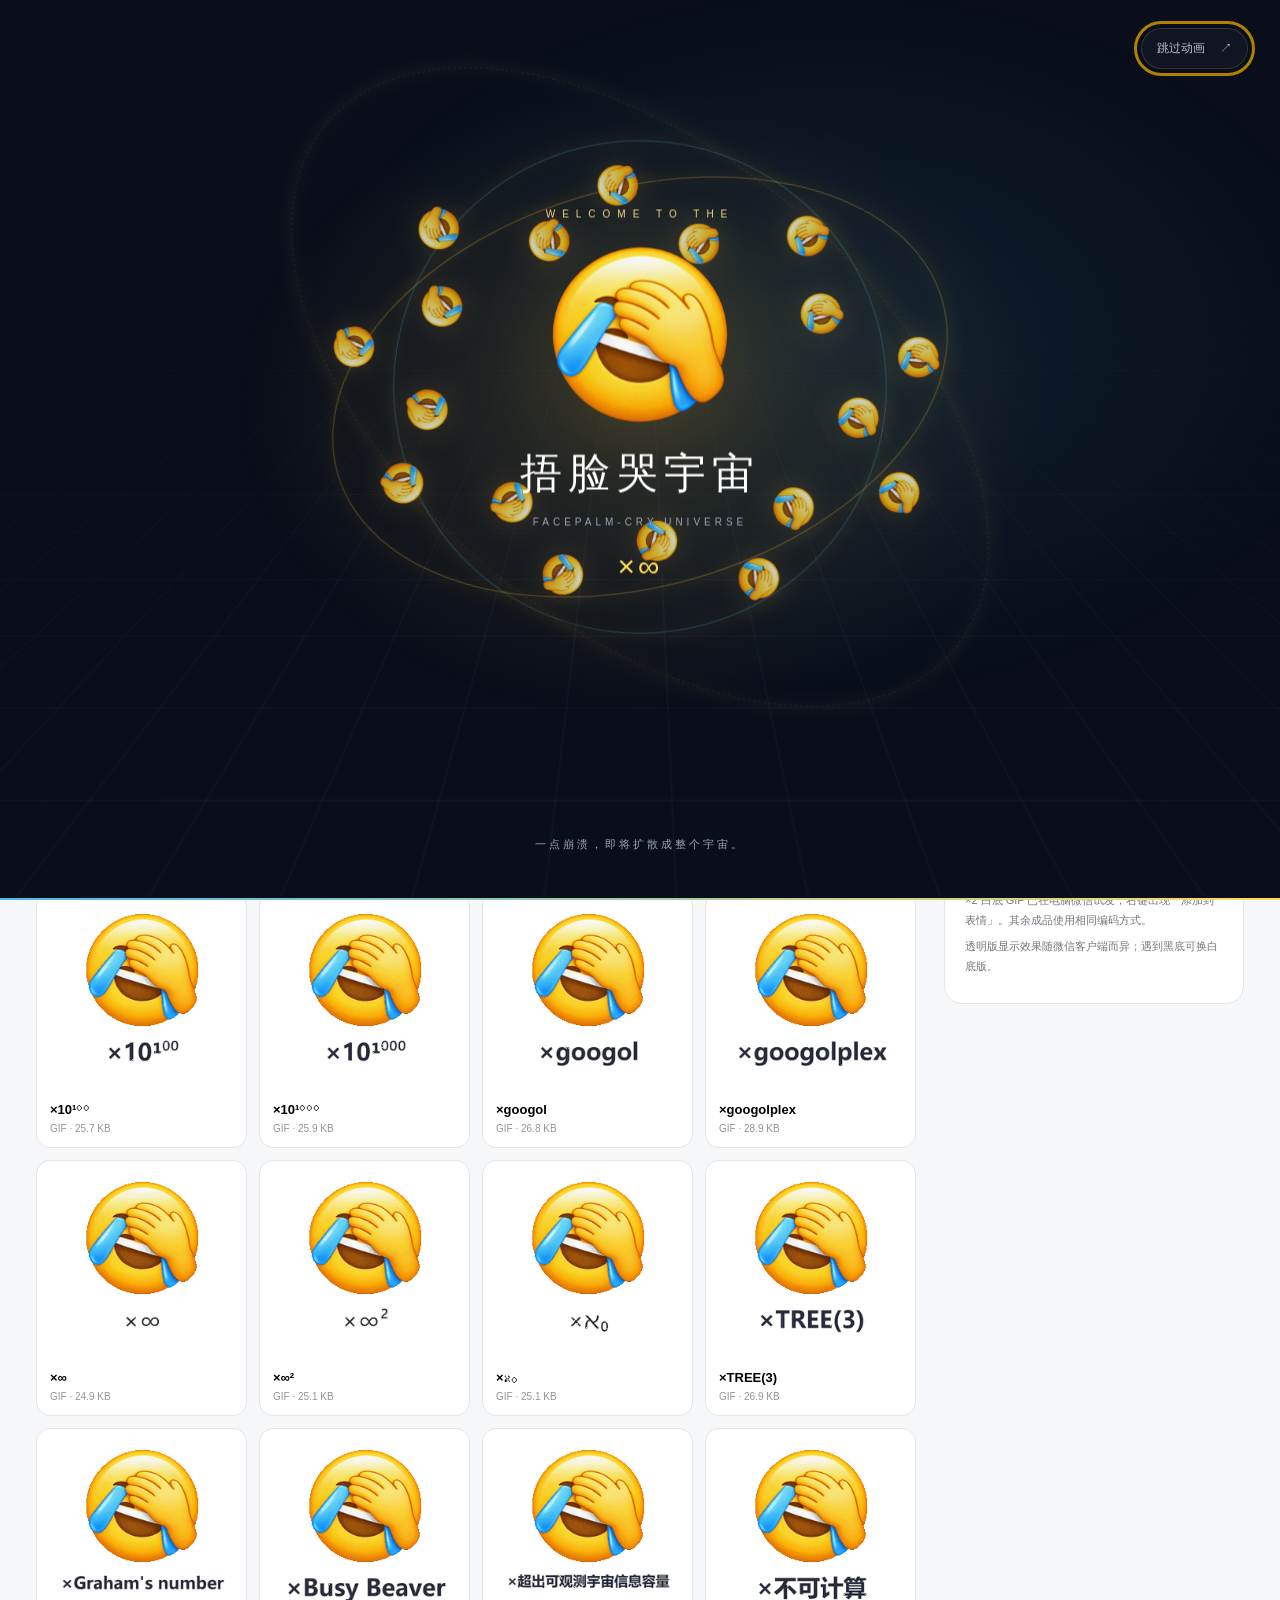
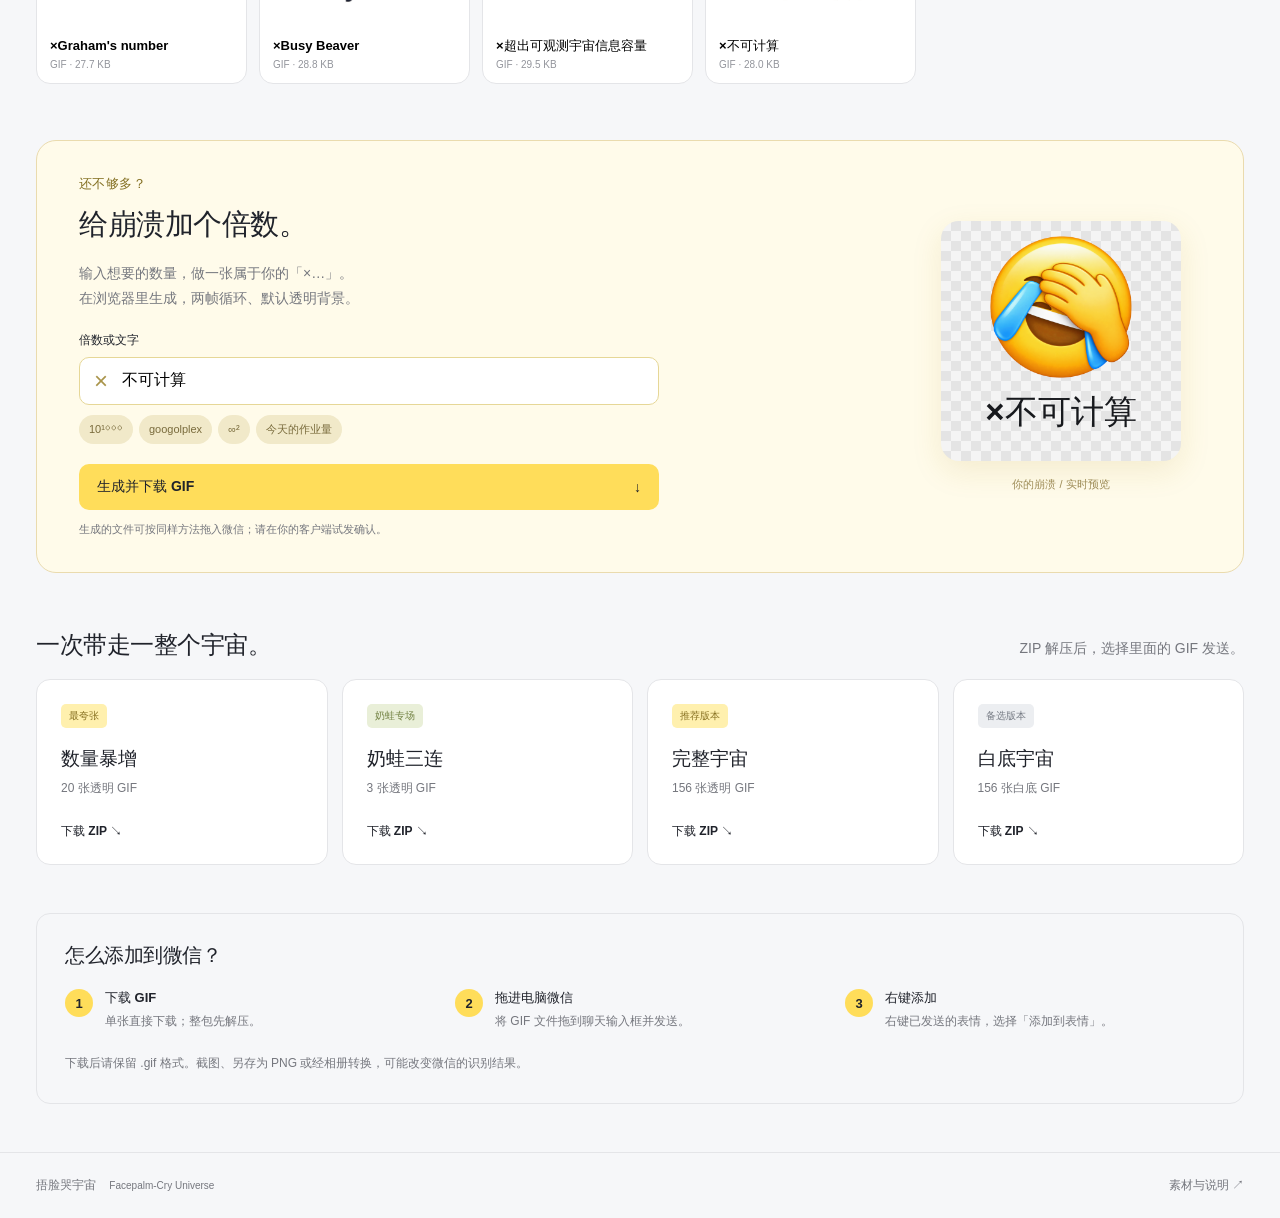
<file: index.html>
<!doctype html>
<html lang="zh-CN">
<head>
  <meta charset="utf-8"><meta name="viewport" content="width=device-width,initial-scale=1">
  <meta name="description" content="捂脸哭宇宙：156 张微信 GIF 表情，奶蛙、数量暴增和动态系列，在线制作你的 ×… 表情。">
  <meta name="theme-color" content="#ffdb55"><title>捂脸哭宇宙 · Facepalm-Cry Universe</title>
  <link rel="icon" href="assets/favicon.png"><link rel="stylesheet" href="style.css"><link rel="stylesheet" href="entrance.css">
</head>
<body>
<dialog id="entrance" class="entrance" aria-label="捂脸哭宇宙入场动画">
  <div class="entry-grid" aria-hidden="true"></div><div class="entry-glow" aria-hidden="true"></div>
  <div class="entry-orbit" aria-hidden="true"><div class="entry-ring ring-one"></div><div class="entry-ring ring-two"></div><div class="entry-ring ring-three"></div><div id="entry-faces"></div></div>
  <div class="entry-center"><span class="entry-kicker">WELCOME TO THE</span><img class="entry-hero" src="assets/master.png" width="230" height="230" alt=""><h2>捂脸哭宇宙</h2><p>FACEPALM-CRY UNIVERSE</p><span class="entry-multiplier" aria-hidden="true">×∞</span></div>
  <button id="skip-entry" class="entry-skip" type="button">跳过动画 <span>↗</span></button><span class="entry-caption">一点崩溃，即将扩散成整个宇宙。</span><div class="entry-line" aria-hidden="true"></div>
</dialog>
<header class="header"><a class="brand" href="#"><img src="assets/favicon.png" width="40" height="40" alt="">捂脸哭宇宙<span>FACEPALM-CRY UNIVERSE</span></a><nav aria-label="导航"><a href="#collection">挑表情</a><a href="#maker">自己做</a><a href="#downloads">整包下载</a></nav></header>
<main>
  <section id="collection" class="collection">
    <div class="intro"><div><p class="eyebrow">一只捂脸，整个宇宙都在哭。</p><h1>今天的崩溃，是几倍？</h1><p class="muted">选一张 GIF，下载后拖进电脑微信。发送后右键「添加到表情」。</p></div><span class="pill">156 张 GIF · 免费下载</span></div>
    <div class="toolbar"><div class="tabs" role="group" aria-label="选择系列"><button class="active" data-filter="counts" aria-pressed="true">数量暴增 <span>20</span></button><button data-filter="frog" aria-pressed="false">奶蛙 <span>3</span></button><button data-filter="animation" aria-pressed="false">动起来 <span>3</span></button><button data-filter="all" aria-pressed="false">整个宇宙 <span>156</span></button></div><label class="search"><span class="sr-only">搜索表情名称</span><input id="search" type="search" placeholder="找一个崩溃程度…" autocomplete="off"></label></div>
    <div class="workspace"><div><div class="result-line"><span id="result-count" aria-live="polite"></span><span>点击表情放大预览</span></div><div id="grid" class="grid"></div><p id="empty" hidden class="empty">这个宇宙里还没找到它。换个关键词试试。</p></div>
      <aside id="preview" class="preview"><div class="preview-top"><span>当前选择</span><span class="live-dot">GIF</span></div><div id="preview-stage" class="stage"><img id="preview-image" alt="当前表情预览"></div><h2 id="preview-title"></h2><div class="segmented" role="group" aria-label="背景"><button data-bg="transparent" class="active" aria-pressed="true">透明底 · 推荐</button><button data-bg="white" aria-pressed="false">白底 · 备选</button></div><a id="download-one" class="button primary" download>下载这张 GIF <span>↓</span></a><p id="file-info" class="file-info"></p><div class="note"><strong>默认推荐透明版</strong><p>×2 白底 GIF 已在电脑微信试发，右键出现「添加到表情」。其余成品使用相同编码方式。</p><p>透明版显示效果随微信客户端而异；遇到黑底可换白底版。</p></div></aside>
    </div>
  </section>
  <section id="maker" class="maker"><div class="maker-copy"><p class="eyebrow">还不够多？</p><h2>给崩溃加个倍数。</h2><p class="muted">输入想要的数量，做一张属于你的「×…」。<br>在浏览器里生成，两帧循环、默认透明背景。</p><label for="multiplier">倍数或文字</label><div class="maker-input"><span>×</span><input id="multiplier" maxlength="80" value="不可计算" placeholder="例如：10¹⁰⁰⁰ / googolplex"></div><div class="examples"><button data-value="10¹⁰⁰⁰">10¹⁰⁰⁰</button><button data-value="googolplex">googolplex</button><button data-value="∞²">∞²</button><button data-value="今天的作业量">今天的作业量</button></div><button id="make-gif" class="button primary">生成并下载 GIF <span>↓</span></button><p id="maker-status" class="file-info" role="status">生成的文件可按同样方法拖入微信；请在你的客户端试发确认。</p></div><div class="maker-art"><canvas id="canvas" width="240" height="240" aria-label="自定义倍数表情预览"></canvas><span>你的崩溃 / 实时预览</span></div></section>
  <section id="downloads" class="downloads"><div class="section-heading"><h2>一次带走一整个宇宙。</h2><span class="muted">ZIP 解压后，选择里面的 GIF 发送。</span></div><div class="packs"><a href="downloads/counts-transparent.zip?v=3" download><span class="pack-tag">最夸张</span><h3>数量暴增</h3><p>20 张透明 GIF</p><span>下载 ZIP ↘</span></a><a href="downloads/frog-transparent.zip?v=3" download><span class="pack-tag green">奶蛙专场</span><h3>奶蛙三连</h3><p>3 张透明 GIF</p><span>下载 ZIP ↘</span></a><a href="downloads/all-transparent.zip?v=3" download><span class="pack-tag">推荐版本</span><h3>完整宇宙</h3><p>156 张透明 GIF</p><span>下载 ZIP ↘</span></a><a href="downloads/all-white.zip?v=3" download><span class="pack-tag neutral">备选版本</span><h3>白底宇宙</h3><p>156 张白底 GIF</p><span>下载 ZIP ↘</span></a></div></section>
  <section class="howto"><h2>怎么添加到微信？</h2><ol><li><b>下载 GIF</b><span>单张直接下载；整包先解压。</span></li><li><b>拖进电脑微信</b><span>将 GIF 文件拖到聊天输入框并发送。</span></li><li><b>右键添加</b><span>右键已发送的表情，选择「添加到表情」。</span></li></ol><p class="muted">下载后请保留 .gif 格式。截图、另存为 PNG 或经相册转换，可能改变微信的识别结果。</p></section>
</main>
<footer><span>捂脸哭宇宙 <small>Facepalm-Cry Universe</small></span><a href="about.html">素材与说明 ↗</a></footer>
<script src="entrance.js?v=2" defer></script><script type="module" src="app.js?v=3"></script>
</body></html>
</file>
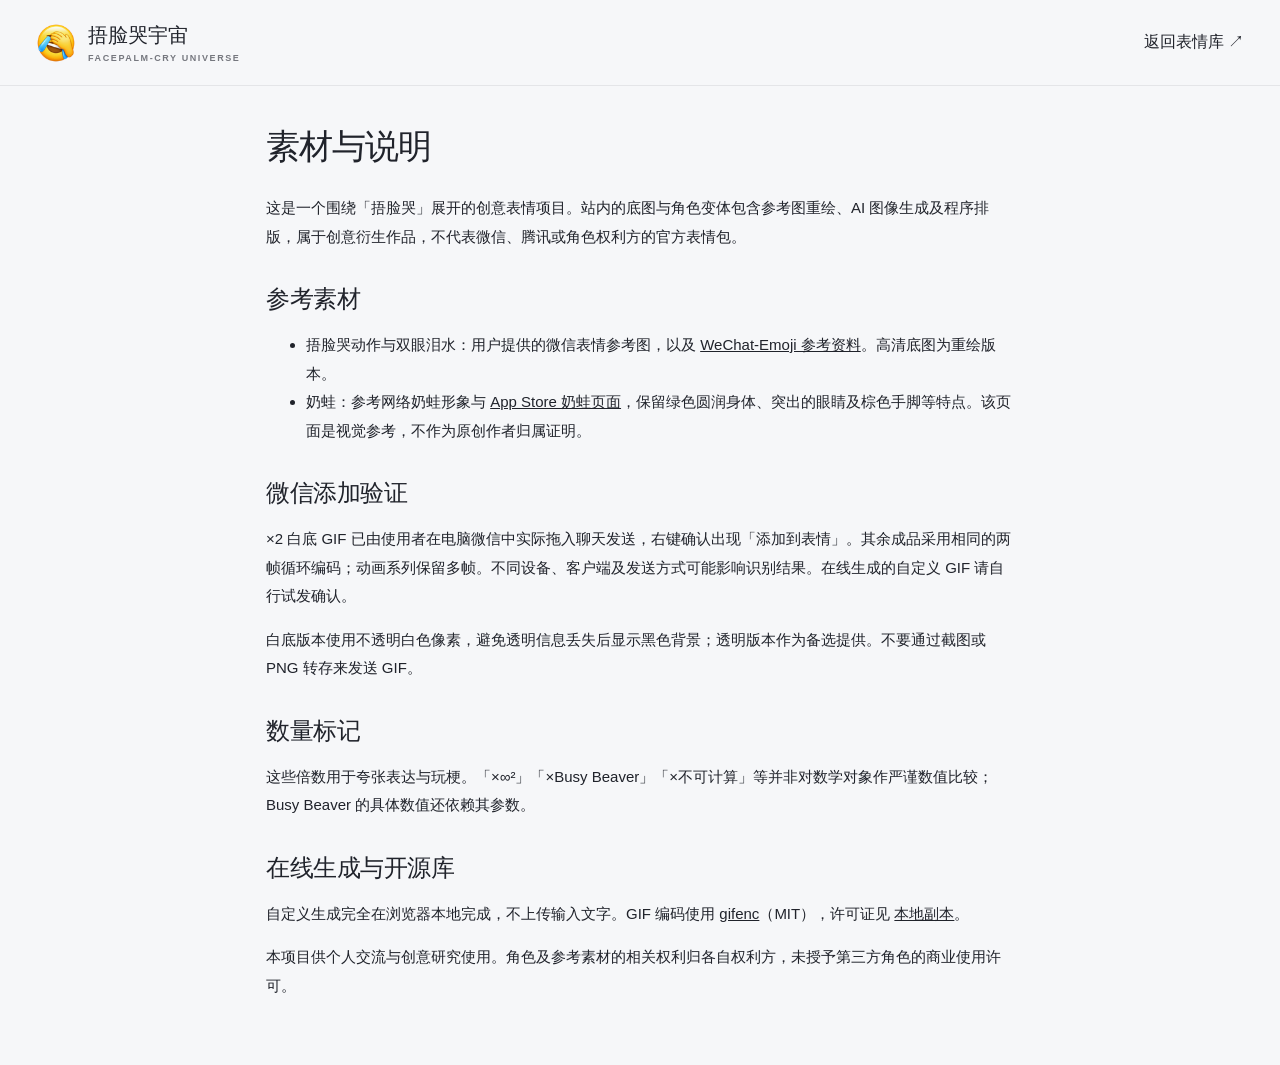
<file: about.html>
<!doctype html><html lang="zh-CN"><head><meta charset="utf-8"><meta name="viewport" content="width=device-width,initial-scale=1"><title>素材与说明 · 捂脸哭宇宙</title><link rel="stylesheet" href="style.css"><link rel="icon" href="assets/favicon.png"></head><body><header class="header"><a class="brand" href="index.html"><img src="assets/favicon.png" width="40" height="40" alt="">捂脸哭宇宙<span>FACEPALM-CRY UNIVERSE</span></a><a href="index.html">返回表情库 ↗</a></header><main class="about"><h1>素材与说明</h1><p>这是一个围绕「捂脸哭」展开的创意表情项目。站内的底图与角色变体包含参考图重绘、AI 图像生成及程序排版，属于创意衍生作品，不代表微信、腾讯或角色权利方的官方表情包。</p><h2>参考素材</h2><ul><li>捂脸哭动作与双眼泪水：用户提供的微信表情参考图，以及 <a href="https://github.com/xxk8/WeChat-Emoji">WeChat-Emoji 参考资料</a>。高清底图为重绘版本。</li><li>奶蛙：参考网络奶蛙形象与 <a href="https://apps.apple.com/cn/app/奶蛙-点一下就狂笑抽象魔性/id6761310915">App Store 奶蛙页面</a>，保留绿色圆润身体、突出的眼睛及棕色手脚等特点。该页面是视觉参考，不作为原创作者归属证明。</li></ul><h2>微信添加验证</h2><p>×2 白底 GIF 已由使用者在电脑微信中实际拖入聊天发送，右键确认出现「添加到表情」。其余成品采用相同的两帧循环编码；动画系列保留多帧。不同设备、客户端及发送方式可能影响识别结果。在线生成的自定义 GIF 请自行试发确认。</p><p>白底版本使用不透明白色像素，避免透明信息丢失后显示黑色背景；透明版本作为备选提供。不要通过截图或 PNG 转存来发送 GIF。</p><h2>数量标记</h2><p>这些倍数用于夸张表达与玩梗。「×∞²」「×Busy Beaver」「×不可计算」等并非对数学对象作严谨数值比较；Busy Beaver 的具体数值还依赖其参数。</p><h2>在线生成与开源库</h2><p>自定义生成完全在浏览器本地完成，不上传输入文字。GIF 编码使用 <a href="https://github.com/mattdesl/gifenc">gifenc</a>（MIT），许可证见 <a href="vendor/LICENSE.gifenc.txt">本地副本</a>。</p><p>本项目供个人交流与创意研究使用。角色及参考素材的相关权利归各自权利方，未授予第三方角色的商业使用许可。</p></main></body></html>
</file>
<file: style.css>
:root{--ink:#20232b;--muted:#75777e;--yellow:#ffdd5a;--line:#e4e5e8;--paper:#f6f7f9;font-family:Inter,"Segoe UI","Microsoft YaHei",sans-serif;color:var(--ink);background:var(--paper);font-synthesis:none}*{box-sizing:border-box}html{scroll-behavior:smooth;scroll-padding-top:24px}body{margin:0}a{color:inherit;text-decoration:none}button,input{font:inherit}button,a,input{-webkit-tap-highlight-color:transparent}button{cursor:pointer}button:focus-visible,a:focus-visible,input:focus-visible{outline:3px solid #b08000;outline-offset:4px}button{border:0}header,main,footer{max-width:1280px;margin:auto}.header{padding:22px 36px;display:flex;align-items:center;justify-content:space-between;border-bottom:1px solid var(--line)}.brand{display:grid;grid-template-columns:40px auto;column-gap:12px;align-items:center;font-size:20px;font-weight:800}.brand img{grid-row:span 2}.brand span{font-size:9px;letter-spacing:1.6px;font-weight:600;color:var(--muted);margin-top:4px}nav{display:flex;gap:28px;font-size:14px}nav a:hover{color:#987000}main{padding:38px 36px 0}.intro{display:flex;align-items:center;justify-content:space-between;gap:20px;margin-bottom:26px}.eyebrow{font-size:13px;font-weight:700;letter-spacing:.4px;margin:0 0 12px;color:#857124}h1{font-size:34px;letter-spacing:-1px;margin:0 0 12px}h2{font-size:24px;letter-spacing:-.5px;margin:0 0 16px}.muted{font-size:14px;color:var(--muted);line-height:1.8;margin:0}.pill{font-size:12px;padding:10px 14px;background:#eeefef;border-radius:30px;white-space:nowrap}.toolbar{display:flex;gap:20px;align-items:center;justify-content:space-between;margin-bottom:20px}.tabs{display:flex;gap:6px;flex-wrap:wrap}.tabs button{padding:12px 15px;background:transparent;border-radius:10px;color:#65676f;font-size:14px;font-weight:600}.tabs button.active{background:var(--ink);color:white}.tabs button span{font-size:11px;opacity:.6;margin-left:6px}.search input{border:1px solid var(--line);border-radius:10px;background:white;padding:12px 14px;width:220px;font-size:13px}.workspace{display:grid;grid-template-columns:minmax(0,1fr) 300px;gap:28px;align-items:start}.result-line{display:flex;justify-content:space-between;font-size:12px;color:var(--muted);margin:0 0 14px}.grid{display:grid;grid-template-columns:repeat(4,minmax(0,1fr));gap:12px}.card{border:1px solid var(--line);border-radius:14px;background:white;padding:10px;text-align:left;min-width:0;position:relative;transition:transform .15s,border-color .15s}.card:hover{transform:translateY(-3px);border-color:#cab55a}.card.selected{border:2px solid #c39718;padding:9px;box-shadow:0 0 0 2px #ffdd5a33}.card img{display:block;width:100%;height:auto;aspect-ratio:1;object-fit:contain}.card .card-title{display:block;font-size:13px;font-weight:600;line-height:1.5;margin:8px 3px 3px;overflow-wrap:anywhere;min-height:20px}.card small{display:block;font-size:10px;color:#92949b;margin:0 3px 3px}.card.selected:after{content:'✓';position:absolute;right:8px;top:8px;font-size:12px;background:var(--yellow);width:22px;height:22px;border-radius:50%;display:grid;place-items:center}.preview{position:sticky;top:20px;background:white;border:1px solid var(--line);border-radius:18px;padding:20px}.preview-top{display:flex;justify-content:space-between;font-size:12px;color:var(--muted)}.live-dot{font-size:10px;letter-spacing:1px}.live-dot:before{content:'';display:inline-block;width:6px;height:6px;background:#6a9869;border-radius:50%;margin-right:5px}.stage{border:1px solid #eee;border-radius:12px;margin:16px 0;background:white;aspect-ratio:1;display:grid;place-items:center;overflow:hidden}.stage.transparent,.maker-art canvas.transparent{background-color:#f4f4f4;background-image:linear-gradient(45deg,#e4e4e4 25%,transparent 25%),linear-gradient(-45deg,#e4e4e4 25%,transparent 25%),linear-gradient(45deg,transparent 75%,#e4e4e4 75%),linear-gradient(-45deg,transparent 75%,#e4e4e4 75%);background-size:20px 20px;background-position:0 0,0 10px,10px -10px,-10px 0}.stage img{width:100%;height:100%;object-fit:contain}.preview h2{font-size:21px;overflow-wrap:anywhere}.segmented{display:flex;background:#f1f2f4;border-radius:9px;padding:4px;margin-bottom:14px}.segmented button{background:transparent;border-radius:7px;padding:9px 6px;font-size:12px;flex:1;color:#76787f}.segmented button.active{background:white;box-shadow:0 1px 3px #0001;color:var(--ink);font-weight:700}.button{display:flex;align-items:center;justify-content:space-between;gap:16px;padding:14px 18px;border-radius:10px;font-size:14px;font-weight:700;cursor:pointer}.primary{background:var(--yellow);color:var(--ink)}.primary:hover{background:#ffd132}.primary:disabled{opacity:.55;cursor:wait}.file-info{font-size:11px;color:var(--muted);line-height:1.7;margin:10px 0 0;overflow-wrap:anywhere}.note{margin-top:20px;padding-top:18px;border-top:1px solid var(--line);font-size:11px;line-height:1.8;color:var(--muted)}.note strong{font-size:12px;color:#68664f}.note p{margin:6px 0}.maker{margin:56px 0;display:grid;grid-template-columns:1fr 280px;gap:32px;border:1px solid #eadbae;border-radius:20px;padding:34px 42px;background:#fffbea}.maker-copy{max-width:580px}.maker h2{font-size:29px}.maker label{display:block;font-size:12px;font-weight:600;margin:20px 0 8px}.maker-input{display:flex;border:1px solid #e6d797;border-radius:10px;overflow:hidden;background:white;align-items:center}.maker-input span{font-size:24px;padding:0 14px;color:#a9944a}.maker-input input{min-width:0;width:100%;padding:14px 12px 14px 0;border:0;background:transparent;outline-offset:-4px}.examples{display:flex;gap:6px;flex-wrap:wrap;margin:10px 0 20px}.examples button{font-size:11px;padding:7px 10px;border-radius:20px;background:#f1e9c9;color:#796b3c}.maker .button{width:100%}.maker-art{display:flex;flex-direction:column;align-items:center;justify-content:center;gap:16px}.maker-art canvas{width:240px;height:240px;border-radius:18px;box-shadow:0 10px 30px #a7871920}.maker-art>span{font-size:11px;color:#9d8b56}.section-heading{display:flex;align-items:baseline;justify-content:space-between;gap:20px;margin-bottom:18px}.section-heading h2{margin:0}.packs{display:grid;grid-template-columns:repeat(4,1fr);gap:14px}.packs>a{padding:24px;border:1px solid var(--line);background:white;border-radius:14px;transition:transform .15s}.packs>a:hover{transform:translateY(-3px)}.pack-tag{display:inline-block;background:#fff0ae;color:#897223;font-size:10px;padding:5px 8px;border-radius:5px}.pack-tag.green{background:#e9efd8;color:#748445}.pack-tag.neutral{background:#eceef1;color:#757a83}.packs h3{font-size:19px;margin:18px 0 8px}.packs p{font-size:12px;color:var(--muted);margin:0 0 24px}.packs>a>span:last-child{font-size:12px;font-weight:600}.howto{margin:48px 0;padding:28px;border:1px solid var(--line);border-radius:14px}.howto h2{font-size:20px}.howto ol{display:grid;grid-template-columns:repeat(3,1fr);list-style:none;counter-reset:step;margin:20px 0;padding:0;gap:20px}.howto li{counter-increment:step;display:grid;grid-template-columns:30px 1fr;column-gap:10px;font-size:13px}.howto li:before{content:counter(step);grid-row:span 2;background:var(--yellow);border-radius:50%;width:28px;height:28px;display:grid;place-items:center;font-weight:700}.howto li span{font-size:12px;color:var(--muted);line-height:1.8;margin-top:4px}.howto>.muted{font-size:12px}footer{border-top:1px solid var(--line);padding:24px 36px;display:flex;justify-content:space-between;font-size:12px;color:var(--muted)}footer small{margin-left:10px;font-size:10px}.sr-only{position:absolute;width:1px;height:1px;padding:0;margin:-1px;overflow:hidden;clip:rect(0,0,0,0);white-space:nowrap;border:0}.empty{padding:48px 20px;text-align:center;font-size:14px;color:var(--muted)}.about{max-width:820px;padding-bottom:50px}.about p,.about li{font-size:15px;line-height:1.9}.about a{text-decoration:underline}.about h2{margin-top:32px}.about h1{margin-bottom:24px}@media(min-width:1400px){.grid{grid-template-columns:repeat(4,minmax(0,1fr))}}@media(max-width:1050px){.grid{grid-template-columns:repeat(3,minmax(0,1fr))}.workspace{grid-template-columns:minmax(0,1fr) 270px;gap:20px}.toolbar{flex-wrap:wrap}.search{width:100%}.search input{width:100%}.packs>a{padding:18px}.maker{padding:30px}}@media(max-width:720px){.header{padding:18px 18px;gap:12px}.brand{font-size:17px;column-gap:7px}.brand span{font-size:7px;letter-spacing:.8px}nav{gap:14px;font-size:12px}nav a:first-child{display:none}main{padding:28px 18px 0}h1{font-size:28px}.intro{align-items:start;flex-direction:column;gap:14px}.intro .muted{font-size:13px}.pill{font-size:11px;padding:7px 10px}.tabs{gap:2px}.tabs button{padding:10px 9px;font-size:12px}.tabs button span{margin-left:3px}.toolbar{gap:12px}.workspace{display:flex;flex-direction:column}.workspace>div{width:100%}.grid{grid-template-columns:repeat(3,minmax(0,1fr));gap:8px}.card{padding:6px;border-radius:10px}.card.selected{padding:5px}.card .card-title{font-size:11px;margin:5px 2px;min-height:17px}.card small{font-size:9px}.card.selected:after{width:18px;height:18px;right:4px;top:4px;font-size:10px}.preview{position:static;width:100%;display:grid;grid-template-columns:130px 1fr;column-gap:18px;padding:16px;scroll-margin-top:12px}.preview-top{grid-column:span 2}.stage{grid-row:span 4;width:130px;margin:12px 0 0}.preview h2{font-size:18px;margin:14px 0 10px}.segmented{margin-bottom:10px}.segmented button{font-size:11px;padding:8px 2px}.preview .button{font-size:12px;padding:12px}.preview .file-info{font-size:10px}.preview .note{grid-column:span 2;margin-top:16px;padding-top:12px}.maker{margin:36px 0;padding:24px;display:flex;flex-direction:column-reverse;gap:24px}.maker-art canvas{width:190px;height:190px}.maker-art{gap:10px}.maker h2{font-size:24px}.section-heading{flex-direction:column;gap:8px}.section-heading h2{font-size:23px}.section-heading .muted{font-size:12px}.packs{grid-template-columns:repeat(2,1fr);gap:10px}.packs>a{padding:18px}.packs h3{font-size:17px}.howto{padding:22px;margin:32px 0}.howto ol{grid-template-columns:1fr;gap:18px}.howto .muted{font-size:11px}footer{padding:22px 18px;font-size:11px}footer small{display:block;margin:5px 0 0}}@media(prefers-reduced-motion:reduce){html{scroll-behavior:auto}*{transition:none!important}}
</file>
<file: entrance.css>
.entrance{position:fixed;inset:0;width:100vw;height:100dvh;max-width:none;max-height:none;margin:0;border:0;padding:0;overflow:hidden;background:#090e1a;color:#fff;z-index:1000;isolation:isolate}.entrance:not([open]){display:none}.entrance::backdrop{background:#090e1a}.entry-grid{position:absolute;inset:-80%;background-image:linear-gradient(#89b1ff0b 1px,transparent 1px),linear-gradient(90deg,#89b1ff0b 1px,transparent 1px);background-size:60px 60px;transform:perspective(700px) rotateX(62deg) translateY(15%);animation:grid-flight 2.9s ease-out both;mask-image:radial-gradient(ellipse,#000,transparent 65%)}.entry-glow{position:absolute;inset:0;background:radial-gradient(ellipse at 50% 45%,#ffc13a22,transparent 45%),radial-gradient(ellipse at 65% 38%,#3eaed31c,transparent 45%);animation:glow-in 1.6s ease-out both}.entry-orbit{position:absolute;left:50%;top:43%;width:0;height:0;animation:universe-expand 2.8s cubic-bezier(.16,.7,.2,1) both}.entry-ring{position:absolute;left:0;top:0;width:600px;height:380px;border:1px solid #ffc9494a;border-radius:50%;transform:translate(-50%,-50%) rotate(-24deg);box-shadow:0 0 20px #ffcb4410,inset 0 0 20px #ffcb440a}.ring-two{width:470px;height:470px;transform:translate(-50%,-50%) rotate(24deg);border-color:#5acee83d}.ring-three{width:780px;height:450px;transform:translate(-50%,-50%) rotate(32deg);border-style:dashed;border-color:#ffdc5a18}.entry-orbit img{position:absolute;left:0;top:0;width:42px;height:42px;margin:-21px;filter:drop-shadow(0 0 12px #ffcf4729);animation:face-orbit 2.4s cubic-bezier(.16,.7,.2,1) both;animation-delay:var(--delay)}.entry-center{position:absolute;left:50%;top:44%;transform:translate(-50%,-50%);text-align:center;width:min(90%,500px)}.entry-kicker{display:block;font-size:10px;letter-spacing:7px;color:#f4d98b;animation:entry-words .7s .35s both}.entry-hero{display:block;width:190px;height:190px;object-fit:contain;margin:20px auto 16px;filter:drop-shadow(0 12px 50px #ffc02d26);animation:hero-arrive 1.9s cubic-bezier(.16,.7,.2,1) both}.entry-center h2{font-size:42px;letter-spacing:6px;font-weight:800;margin:0 0 15px;animation:entry-words .8s .5s both}.entry-center p{margin:0;font-size:10px;letter-spacing:4px;color:#9da6ba;animation:entry-words .8s .65s both}.entry-multiplier{display:block;font-size:30px;color:#ffdd5a;margin-top:22px;letter-spacing:3px;font-weight:300;animation:entry-words .6s .9s both}.entry-skip{position:absolute;right:32px;top:28px;background:#ffffff08;border:1px solid #ffffff22;padding:11px 15px;border-radius:25px;color:#b9c0d0;font-size:12px;display:flex;gap:15px;align-items:center}.entry-skip:hover{color:#ffdd5a;border-color:#ffdd5a66}.entry-caption{position:absolute;bottom:48px;left:0;width:100%;text-align:center;font-size:11px;letter-spacing:3px;color:#9da6ba;animation:entry-words .8s .9s both}.entry-line{position:absolute;bottom:0;left:0;height:2px;width:100%;background:linear-gradient(90deg,#49b8ed,#ffdd5a);transform-origin:left;animation:entry-timeline 2.35s linear both}.entrance.leaving{pointer-events:none;animation:leave-universe .52s cubic-bezier(.7,0,.3,1) both}.entering{overflow:hidden}.arrived>.header,.arrived>main,.arrived>footer{animation:reveal-site .6s ease-out both}@keyframes universe-expand{from{transform:scale(.25) rotate(-65deg);opacity:0}25%{opacity:1}to{transform:scale(1.05) rotate(8deg);opacity:1}}@keyframes face-orbit{from{transform:translate(0,0) scale(.1) rotate(-90deg);opacity:0}to{transform:translate(var(--x),var(--y)) scale(1) rotate(var(--angle));opacity:.8}}@keyframes hero-arrive{from{transform:scale(.25) rotate(-35deg);opacity:0;filter:blur(12px)}40%{opacity:1;filter:blur(0) drop-shadow(0 12px 50px #ffc02d26)}to{transform:scale(1) rotate(0);opacity:1}}@keyframes entry-words{from{transform:translateY(16px);opacity:0;filter:blur(6px)}to{transform:translateY(0);opacity:1;filter:blur(0)}}@keyframes grid-flight{from{transform:perspective(700px) rotateX(62deg) translateY(24%);opacity:0}to{transform:perspective(700px) rotateX(62deg) translateY(10%);opacity:1}}@keyframes glow-in{from{opacity:0;transform:scale(.7)}to{opacity:1;transform:scale(1)}}@keyframes entry-timeline{from{transform:scaleX(0)}to{transform:scaleX(1)}}@keyframes leave-universe{to{transform:scale(1.18);opacity:0;filter:blur(8px)}}@keyframes reveal-site{from{transform:translateY(14px);opacity:.25}to{transform:translateY(0);opacity:1}}@media(max-width:720px){.entry-orbit{top:42%;animation-name:universe-expand-mobile}.entry-center{top:43%}.entry-hero{width:160px;height:160px}.entry-center h2{font-size:32px;letter-spacing:4px}.entry-kicker{font-size:8px;letter-spacing:5px}.entry-center p{font-size:8px;letter-spacing:2px}.entry-skip{top:20px;right:18px;font-size:11px;padding:9px 12px}.entry-caption{font-size:10px;letter-spacing:1px;bottom:35px}.entry-multiplier{font-size:25px;margin-top:18px}@keyframes universe-expand-mobile{from{transform:scale(.15) rotate(-65deg);opacity:0}25%{opacity:1}to{transform:scale(.7) rotate(8deg);opacity:1}}}@media(prefers-reduced-motion:reduce){.entrance{display:none!important}.arrived>.header,.arrived>main,.arrived>footer{animation:none}}
</file>
